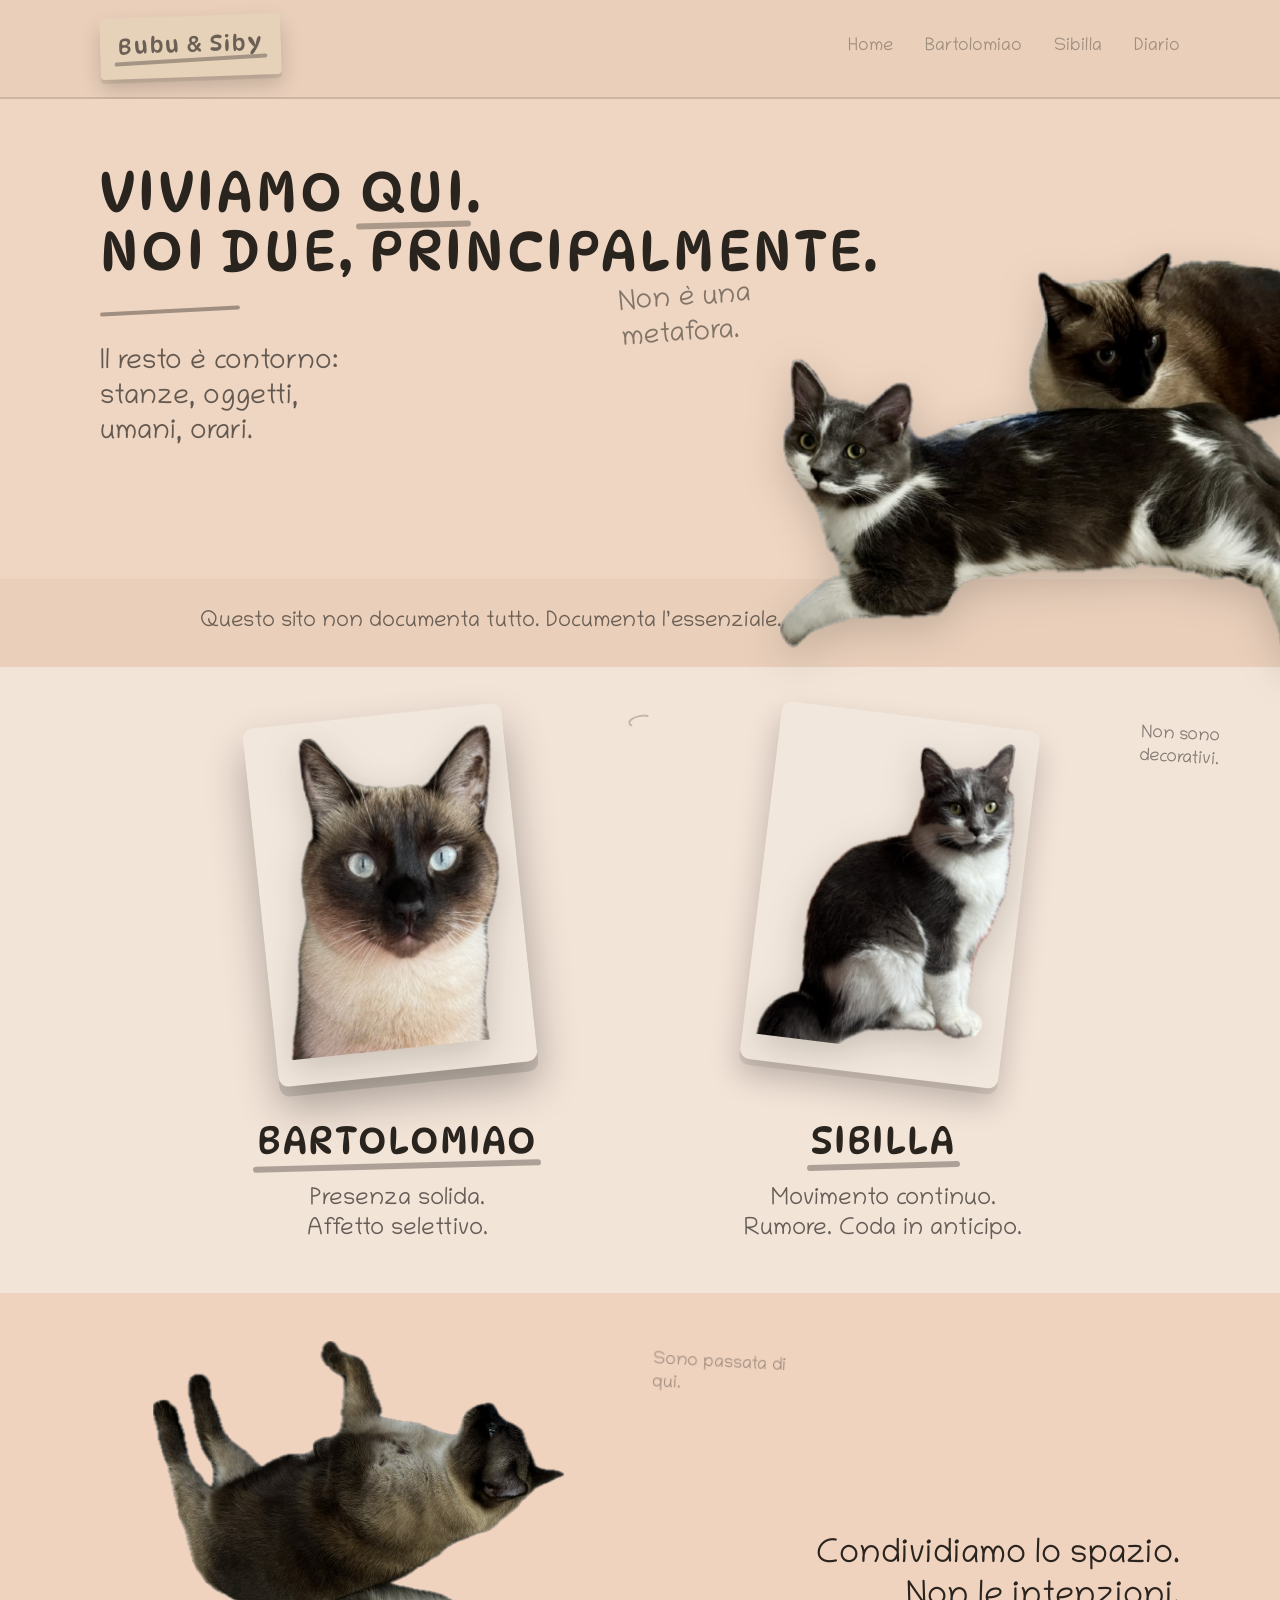
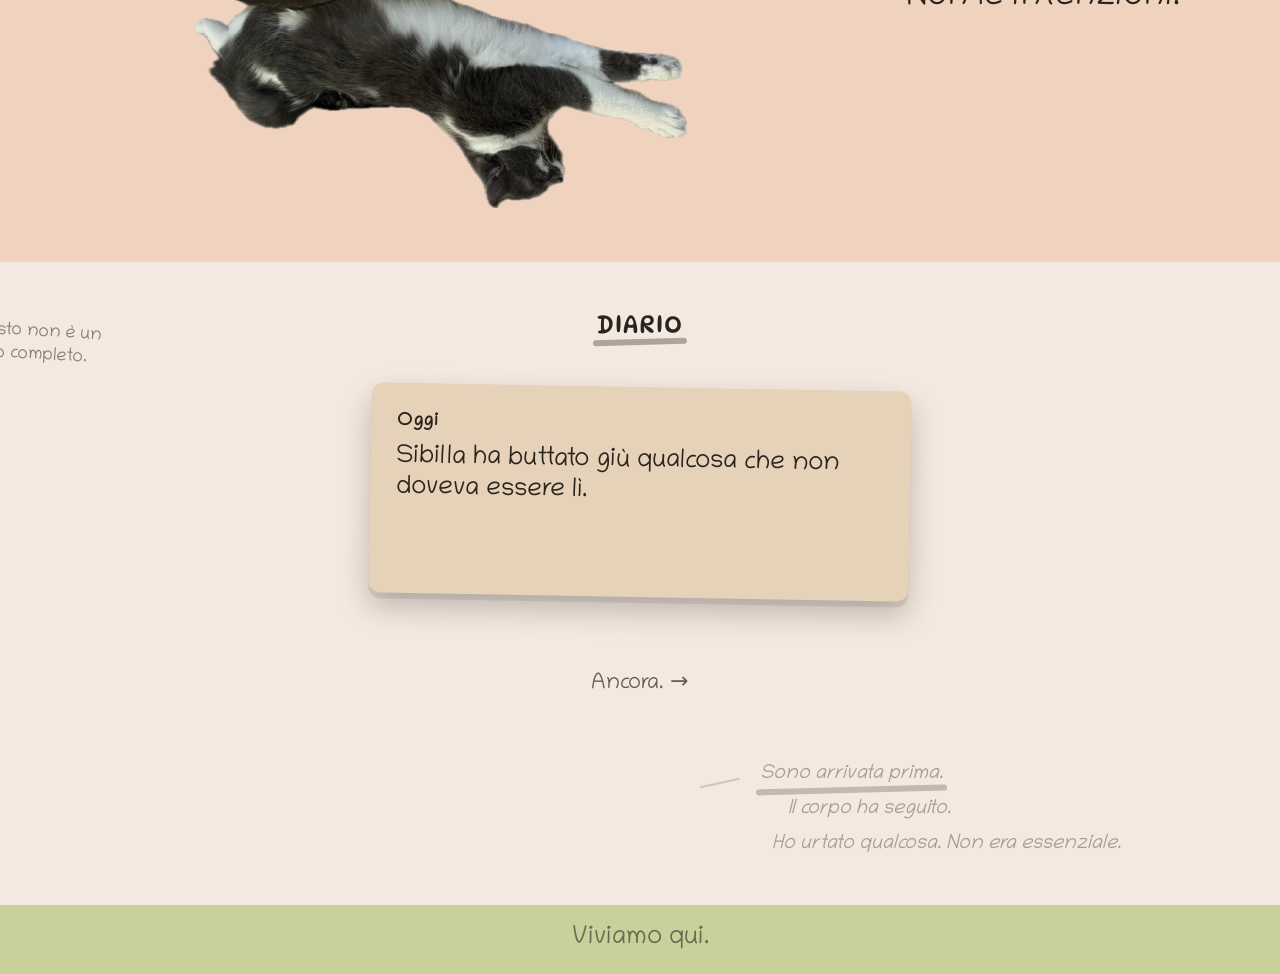
<file: index.html>
<!doctype html>
<html lang="it">
  <head>
    <meta charset="utf-8" />
    <meta name="viewport" content="width=device-width, initial-scale=1" />
    <title>Viviamo qui</title>

    <link rel="preconnect" href="https://fonts.googleapis.com" />
    <link rel="preconnect" href="https://fonts.gstatic.com" crossorigin />
    <link
      href="https://fonts.googleapis.com/css2?family=Chilanka&family=Dynapuff:opsz,wght@8..144,400;8..144,600;8..144,700&display=swap"
      rel="stylesheet"
    />
    <link rel="preconnect" href="https://fonts.googleapis.com" />
    <link rel="preconnect" href="https://fonts.gstatic.com" crossorigin />
    <link
      href="https://fonts.googleapis.com/css2?family=Archivo:ital,wght@0,100..900;1,100..900&family=DynaPuff:wght@400..700&display=swap"
      rel="stylesheet"
    />
    <link rel="stylesheet" href="styles.css" />
  </head>

  <body>
    <header class="site-header">
      <div class="wrap header-inner">
        <div class="site-title tag" id="menuToggle">
          <span class="underline">Bubu & Siby</span>
        </div>

        <nav class="site-nav">
          <a href="index.html">Home</a>
          <a href="bartolomiao.html">Bartolomiao</a>
          <a href="sibilla.html">Sibilla</a>
          <a href="index.html#diario">Diario</a>
        </nav>
      </div>
    </header>

    <main class="page">
      <!-- HERO -->
      <section class="band band-hero">
        <div class="wrap hero-stage">
          <div class="hero-copy">
            <p class="hero-note hand">Non è una metafora.</p>
            <h1 class="title">
              VIVIAMO <span class="underline">QUI</span>.<br />
              NOI DUE, PRINCIPALMENTE.
            </h1>

            <div class="hero-scratch"></div>

            <p class="hand muted">
              Il resto è contorno:<br />
              stanze, oggetti,<br />
              umani, orari.
            </p>
          </div>

          <div class="hero-figure" aria-hidden="true">
            <img class="cutout" src="img/hero-cats.png" alt="" />
          </div>
        </div>

        <div class="hero-strip">
          <p class="hand">
            Questo sito non documenta tutto. Documenta l’essenziale.
          </p>
        </div>
      </section>

      <section class="band band-cards">
        <div class="wrap cats-stage">
          <p class="side-note hand cats-note">Non sono decorativi.</p>
          <div class="scribble"></div>

          <div class="polaroids-row">
            <a class="polaroid tilt-left bubu-frame" href="bartolomiao.html">
              <img src="img/bubu-polaroid.png" alt="Bartolomiao (Bubu)" />
            </a>

            <a class="polaroid tilt-right siby-frame" href="sibilla.html">
              <img src="img/siby-polaroid.png" alt="Sibilla (Siby)" />
            </a>
          </div>

          <div class="cats-text">
            <div class="cat-block">
              <h2 class="title"><span class="underline">BARTOLOMIAO</span></h2>
              <p class="hand">Presenza solida.<br />Affetto selettivo.</p>
            </div>

            <div class="cat-block">
              <h2 class="title"><span class="underline">SIBILLA</span></h2>
              <p class="hand">
                Movimento continuo.<br />Rumore. Coda in anticipo.
              </p>
            </div>
          </div>
        </div>
      </section>

      <!-- MIDDLE STATEMENT -->
      <section class="band band-mid spin-zone">
        <div class="wrap mid-grid">
          <div class="mid-figure" aria-hidden="true">
            <img class="cutout" src="img/mid-cats.png" alt="" />
          </div>

          <p class="hand big">
            Condividiamo lo spazio.<br />
            Non le intenzioni.
          </p>
        </div>
        <p class="side-note hand coda-ghost">Sono passata di qui.</p>
      </section>

      <!-- DIARY -->
      <section class="band band-diary" id="diario">
        <div class="wrap">
          <p class="side-note hand diary-note">
            Questo non è un diario completo.
          </p>
          <h2 class="title center"><span class="underline">DIARIO</span></h2>

          <div class="sticky-row diary-carousel" role="list">
            <article class="sticky tilt-left active" role="listitem">
              <h3 class="hand sticky-day">Oggi</h3>
              <p class="hand sticky-text">
                Sibilla ha buttato giù qualcosa che non doveva essere lì.
              </p>
            </article>

            <article class="sticky" role="listitem">
              <h3 class="hand sticky-day">Ieri</h3>
              <p class="hand sticky-text">
                Bartolomiao ha fatto le fusa. Poi ha smesso.
              </p>
            </article>

            <article class="sticky tilt-right" role="listitem">
              <h3 class="hand sticky-day">Due giorni fa</h3>
              <p class="hand sticky-text">
                Sibilla ha miagolato a lungo. Nessuna richiesta specifica.
              </p>
            </article>

            <article class="sticky" role="listitem">
              <h3 class="hand sticky-day">Tre giorni fa</h3>
              <p class="hand sticky-text">
                Bubu ha cambiato posizione sul divano. Evento significativo.
              </p>
            </article>

            <article class="sticky tilt-left" role="listitem">
              <h3 class="hand sticky-day">Recentemente</h3>
              <p class="hand sticky-text">
                Siby ha corso da una stanza all’altra. Motivo ignoto?
                Probabilmente sì.
              </p>
            </article>

            <article class="sticky" role="listitem">
              <h3 class="hand sticky-day">Un'ora e mezza fa</h3>
              <p class="hand sticky-text">
                Bartolomiao ha chiesto da mangiare. Aveva già mangiato. Aveva
                ragione comunque.
              </p>
            </article>

            <article class="sticky tilt-right" role="listitem">
              <h3 class="hand sticky-day">Sei giorni fa</h3>
              <p class="hand sticky-text">
                Sibilla ha attaccato una scarpa. La scarpa non aveva fatto
                nulla.
              </p>
            </article>

            <article class="sticky" role="listitem">
              <h3 class="hand sticky-day">Un giorno imprecisato</h3>
              <p class="hand sticky-text">
                Bubu si è seduto sopra un oggetto. L’oggetto ora è suo.
              </p>
            </article>

            <article class="sticky tilt-left" role="listitem">
              <h3 class="hand sticky-day">Otto giorni fa</h3>
              <p class="hand sticky-text">
                Siby si è arrampicata dove non può arrivare. Ora può arrivarci.
              </p>
            </article>
          </div>

          <p class="hand diary-next">Ancora. →</p>

          <!-- Diario della coda (sottile, senza titolo) -->
          <div class="coda-strip">
            <p class="hand coda-line">
              <span class="underline">Sono arrivata prima.</span>
            </p>
            <p class="hand coda-line">Il corpo ha seguito.</p>
            <p class="hand coda-line">
              Ho urtato qualcosa. Non era essenziale.
            </p>
          </div>
          <div class="arc-mark diary-arc"></div>
        </div>
      </section>

      <!-- FOOTER -->
      <footer class="band band-footer">
        <p class="hand footer-text">Viviamo qui.</p>
      </footer>
    </main>

    <audio id="paperSound" src="audio/paper-soft.mp3" preload="auto"></audio>

    <audio id="meowSoft" preload="auto">
      <source src="audio/meow-soft.mp3" type="audio/mpeg" />
    </audio>

    <script>
      (function () {
        const carousel = document.querySelector(".diary-carousel");
        const notes = document.querySelectorAll(".diary-carousel .sticky");
        const nextBtn = document.querySelector(".diary-next");

        if (!carousel || !notes.length) return;

        let index = 0;
        let startX = 0;
        let deltaX = 0;
        let isSwiping = false;

        // pool audio carta (2 istanze per overlap)
        const paperPool = [
          new Audio("audio/paper-soft.mp3"),
          new Audio("audio/paper-soft.mp3"),
        ];

        paperPool.forEach((a) => {
          a.volume = 0.18;
          a.preload = "auto";
        });

        let paperIndex = 0;

        function playPaper() {
          const s = paperPool[paperIndex];
          s.currentTime = 0;
          s.play().catch(() => {});
          paperIndex = (paperIndex + 1) % paperPool.length;
        }

        function show(i) {
          notes.forEach((el, idx) => {
            el.classList.toggle("active", idx === i);
          });
        }

        function goNext() {
          playPaper();
          notes[index].classList.remove("active");
          index = (index + 1) % notes.length;
          notes[index].classList.add("active");
        }

        function goPrev() {
          playPaper();
          notes[index].classList.remove("active");
          index = (index - 1 + notes.length) % notes.length;
          notes[index].classList.add("active");
        }

        // sblocco audio al primo gesto reale
        document.body.addEventListener(
          "touchstart",
          () => {
            paperPool.forEach((a) => {
              a.play().catch(() => {});
              a.pause();
              a.currentTime = 0;
            });
          },
          { once: true },
        );

        // desktop click
        if (nextBtn) {
          nextBtn.addEventListener("click", goNext);
        }

        // click sul post-it = prossimo
        notes.forEach((note) => {
          note.addEventListener("click", goNext);
        });

        // mobile swipe
        carousel.addEventListener("touchstart", (e) => {
          startX = e.touches[0].clientX;
          isSwiping = true;
        });

        carousel.addEventListener("touchmove", (e) => {
          if (!isSwiping) return;
          deltaX = e.touches[0].clientX - startX;
        });

        carousel.addEventListener("touchend", () => {
          if (!isSwiping) return;
          isSwiping = false;

          if (Math.abs(deltaX) > 60) {
            if (deltaX < 0) goNext();
            else goPrev();
          }

          deltaX = 0;
        });

        show(index);
      })();
    </script>

    <script>
      const meowSoft = document.getElementById("meowSoft");
      const hero = document.querySelector(".band-hero");

      let lastMeowTime = 0;

      function playSoftMeow() {
        const now = Date.now();

        // cooldown: 30 secondi
        if (now - lastMeowTime < 30000) return;

        // non su mobile
        if (window.matchMedia("(max-width: 768px)").matches) return;

        // random: solo ~45% delle volte
        if (Math.random() > 0.45) return;

        lastMeowTime = now;

        meowSoft.currentTime = 0;
        meowSoft.volume = 0.12; // BASSISSIMO
        meowSoft.play().catch(() => {});
      }

      hero.addEventListener("mouseenter", playSoftMeow);
    </script>
    <script>
      (function () {
        const figure = document.querySelector(".mid-figure");
        if (!figure) return;

        let startX = 0;
        let startY = 0;
        let currentRotation = 0;
        let isDragging = false;
        let canMeow = true;
        let hasExceededThreshold = false;

        const meows = [
          new Audio("audio/meow1.mp3"),
          new Audio("audio/meow2.mp3"),
          new Audio("audio/meow3.mp3"),
        ];

        meows.forEach((m) => (m.volume = 0.35));

        function playRandomMeow() {
          if (!canMeow) return;

          const sound = meows[Math.floor(Math.random() * meows.length)];
          sound.currentTime = 0;
          sound.play().catch(() => {});

          canMeow = false;
          setTimeout(() => (canMeow = true), 1200);
        }

        figure.addEventListener("touchstart", (e) => {
          startX = e.touches[0].clientX;
          startY = e.touches[0].clientY;
          isDragging = false;
          hasExceededThreshold = false;
        });

        figure.addEventListener("touchmove", (e) => {
          const currentX = e.touches[0].clientX;
          const currentY = e.touches[0].clientY;

          const deltaX = currentX - startX;
          const deltaY = currentY - startY;

          // se movimento verticale > orizzontale → scroll normale
          if (Math.abs(deltaY) > Math.abs(deltaX)) {
            return;
          }

          // soglia minima prima di "agganciare" la rotazione
          if (!hasExceededThreshold && Math.abs(deltaX) < 18) return;

          hasExceededThreshold = true;
          isDragging = true;

          // più pesante e più lenta
          const rotation = currentRotation + deltaX * 0.18;
          figure.style.transform = `rotate(${rotation}deg)`;

          // miagolio solo se giri davvero tanto
          if (Math.abs(deltaX) > 80) {
            playRandomMeow();
          }

          // blocca scroll SOLO quando stai ruotando
          e.preventDefault();
        });

        figure.addEventListener("touchend", () => {
          if (!isDragging) return;

          const transform = figure.style.transform;
          const match = transform.match(/rotate\(([-\d.]+)deg\)/);
          if (match) currentRotation = parseFloat(match[1]);

          // ritorno morbido
          figure.style.transition = "transform 0.35s ease";
          figure.style.transform = "";

          setTimeout(() => {
            figure.style.transition = "";
          }, 350);
        });
      })();
    </script>

    <script>
      (function () {
        const heroFigure = document.querySelector(".hero-figure");
        if (!heroFigure) return;

        const meow = new Audio("audio/meow-soft.mp3");
        meow.volume = 0.18;

        let lastTime = 0;

        function triggerHeroFun() {
          const now = Date.now();

          // cooldown 12s
          if (now - lastTime < 12000) return;
          lastTime = now;

          // micro scossa
          heroFigure.classList.add("jitter");
          setTimeout(() => heroFigure.classList.remove("jitter"), 400);

          // micro miagolio
          meow.currentTime = 0;
          meow.play().catch(() => {});
        }

        // desktop
        heroFigure.addEventListener("mouseenter", triggerHeroFun);

        // mobile
        heroFigure.addEventListener("touchstart", triggerHeroFun);
      })();
    </script>

    <script>
      (function () {
        const zone = document.querySelector(".band-mid.spin-zone");
        const figure = document.querySelector(".mid-figure");
        if (!zone || !figure) return;

        let angle = 0;
        let speed = 0;
        let targetSpeed = 0;
        let rafId = null;

        function tick() {
          // easing verso la velocità target
          speed += (targetSpeed - speed) * 0.08;
          angle += speed;
          figure.style.transform = `rotate(${angle}deg)`;

          rafId = requestAnimationFrame(tick);
        }

        function startSpin() {
          targetSpeed = 3.2; // velocità hover
          if (!rafId) tick();
        }

        function stopSpin() {
          targetSpeed = 0; // rallenta fino a fermarsi
        }

        zone.addEventListener("mouseenter", startSpin);
        zone.addEventListener("mouseleave", stopSpin);

        // sicurezza: ferma tutto se tab perde focus
        window.addEventListener("blur", () => {
          targetSpeed = 0;
        });
      })();
    </script>
  </body>
</html>
</file>
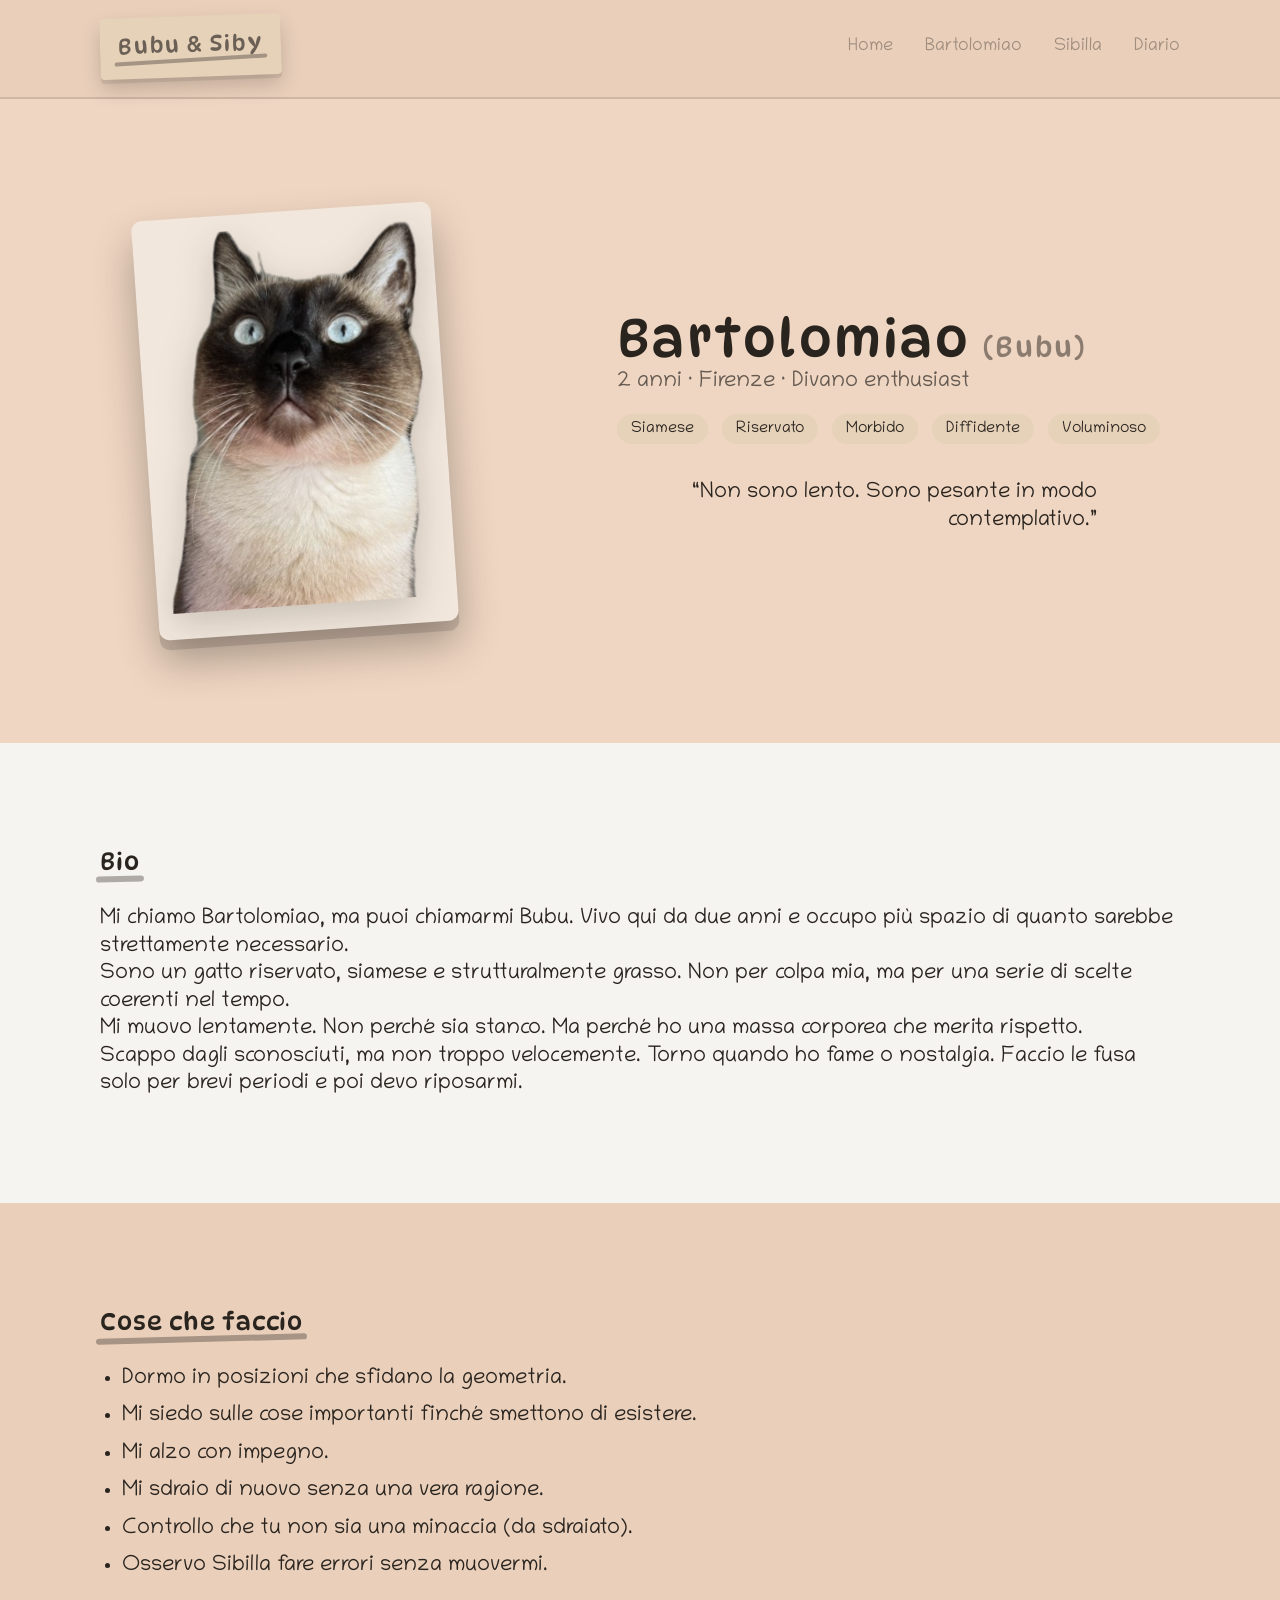
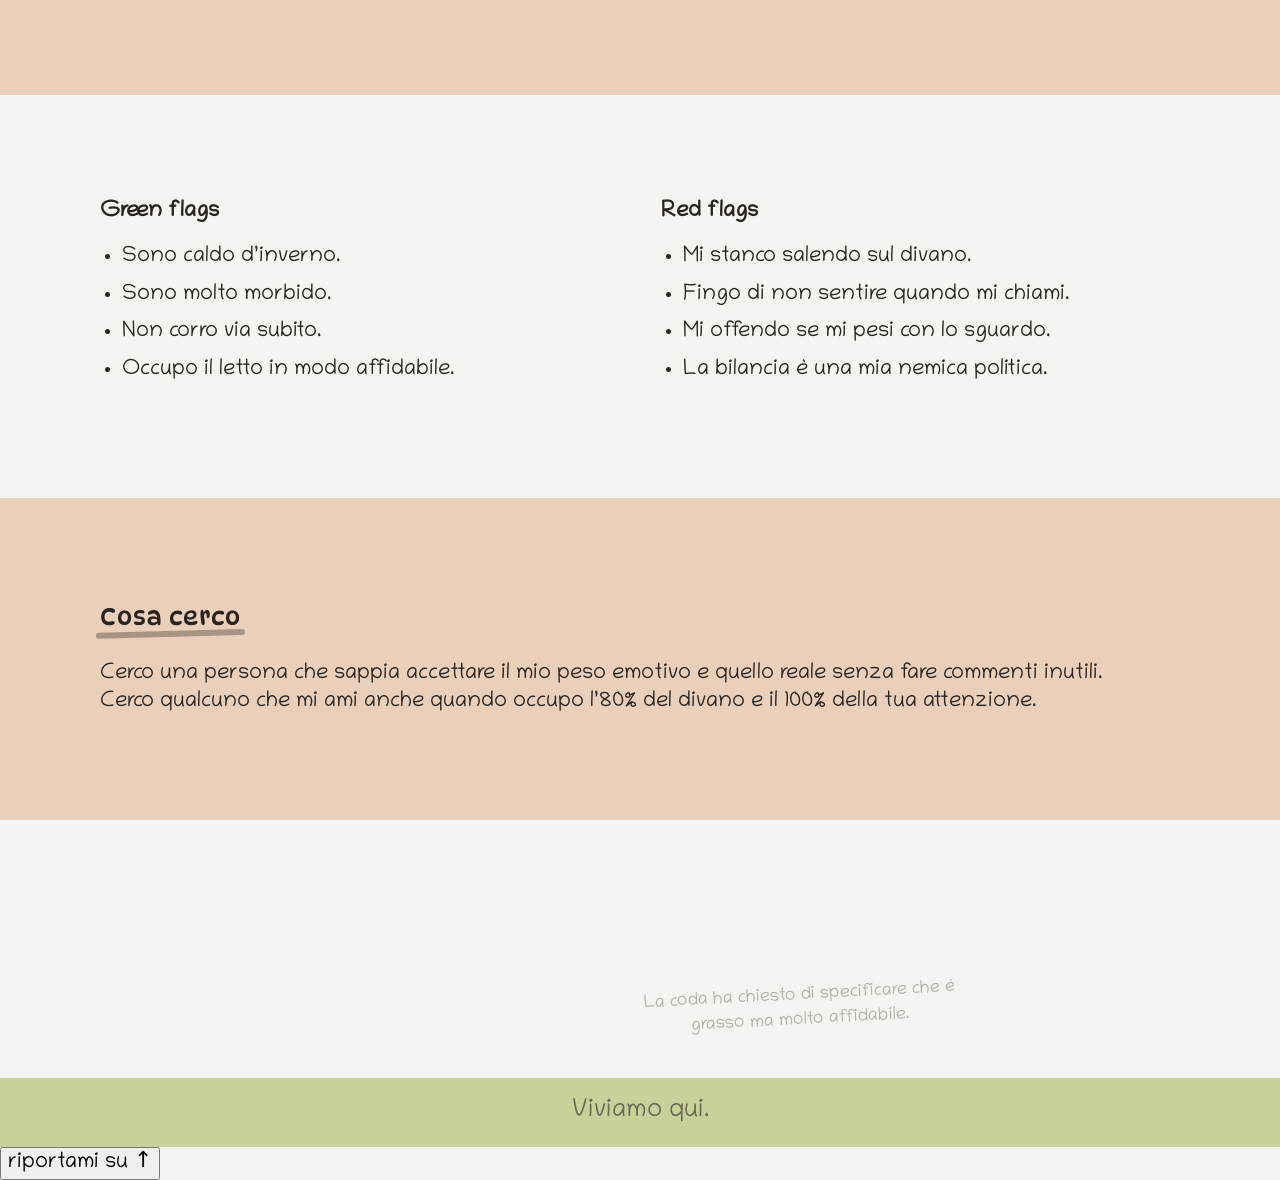
<file: bartolomiao.html>
<!doctype html>
<html lang="it">
  <head>
    <meta charset="utf-8" />
    <meta name="viewport" content="width=device-width, initial-scale=1" />
    <title>Bartolomiao — Profilo</title>

    <link rel="preconnect" href="https://fonts.googleapis.com" />
    <link rel="preconnect" href="https://fonts.gstatic.com" crossorigin />
    <link
      href="https://fonts.googleapis.com/css2?family=Chilanka&family=Dynapuff:opsz,wght@8..144,400;8..144,600;8..144,700&display=swap"
      rel="stylesheet"
    />
    <link rel="preconnect" href="https://fonts.googleapis.com" />
    <link rel="preconnect" href="https://fonts.gstatic.com" crossorigin />
    <link
      href="https://fonts.googleapis.com/css2?family=Archivo:ital,wght@0,100..900;1,100..900&family=DynaPuff:wght@400..700&display=swap"
      rel="stylesheet"
    />

    <link rel="stylesheet" href="styles.css" />
  </head>

  <body>
    <header class="site-header">
      <div class="wrap header-inner">
        <div class="site-title tag" id="menuToggle">
          <span class="underline">Bubu & Siby</span>
        </div>

        <nav class="site-nav">
          <a href="index.html">Home</a>
          <a href="bartolomiao.html">Bartolomiao</a>
          <a href="sibilla.html">Sibilla</a>
          <a href="index.html#diario">Diario</a>
        </nav>
      </div>
    </header>

    <main>
      <!-- HERO PROFILO -->
      <section class="band band-profile-hero">
        <div class="wrap profile-hero-grid">
          <div class="profile-figure">
            <div class="polaroid bubu-frame">
              <img src="img/bubu-profile.png" alt="Bartolomiao" />
            </div>
          </div>

          <div class="profile-meta">
            <h1 class="title">
              Bartolomiao
              <span class="nickname">(Bubu)</span>
            </h1>

            <p class="hand muted location">
              2 anni · Firenze · Divano enthusiast
            </p>

            <div class="profile-tags">
              <span class="tag-pill">Siamese</span>
              <span class="tag-pill">Riservato</span>
              <span class="tag-pill">Morbido</span>
              <span class="tag-pill">Diffidente</span>
              <span class="tag-pill">Voluminoso</span>
            </div>

            <p class="hand big profile-quote">
              “Non sono lento. Sono pesante in modo contemplativo.”
            </p>
          </div>
        </div>
      </section>

      <!-- BIO -->
      <section class="band band-profile">
        <div class="wrap">
          <h2 class="title">
            <span class="underline">Bio</span>
          </h2>

          <p class="hand">
            Mi chiamo Bartolomiao, ma puoi chiamarmi Bubu. Vivo qui da due anni
            e occupo più spazio di quanto sarebbe strettamente necessario.
          </p>

          <p class="hand">
            Sono un gatto riservato, siamese e strutturalmente grasso. Non per
            colpa mia, ma per una serie di scelte coerenti nel tempo.
          </p>

          <p class="hand">
            Mi muovo lentamente. Non perché sia stanco. Ma perché ho una massa
            corporea che merita rispetto.
          </p>

          <p class="hand">
            Scappo dagli sconosciuti, ma non troppo velocemente. Torno quando ho
            fame o nostalgia. Faccio le fusa solo per brevi periodi e poi devo
            riposarmi.
          </p>
        </div>
      </section>

      <!-- COSE CHE FACCIO -->
      <section class="band band-profile alt">
        <div class="wrap">
          <h2 class="title">
            <span class="underline">Cose che faccio</span>
          </h2>

          <ul class="profile-list hand">
            <li>Dormo in posizioni che sfidano la geometria.</li>
            <li>Mi siedo sulle cose importanti finché smettono di esistere.</li>
            <li>Mi alzo con impegno.</li>
            <li>Mi sdraio di nuovo senza una vera ragione.</li>
            <li>Controllo che tu non sia una minaccia (da sdraiato).</li>
            <li>Osservo Sibilla fare errori senza muovermi.</li>
          </ul>
        </div>
      </section>

      <!-- RED / GREEN FLAGS -->
      <section class="band band-profile">
        <div class="wrap flags-grid">
          <div class="flags-block">
            <h3 class="hand flags-title">Green flags</h3>
            <ul class="profile-list hand">
              <li>Sono caldo d’inverno.</li>
              <li>Sono molto morbido.</li>
              <li>Non corro via subito.</li>
              <li>Occupo il letto in modo affidabile.</li>
            </ul>
          </div>

          <div class="flags-block">
            <h3 class="hand flags-title">Red flags</h3>
            <ul class="profile-list hand">
              <li>Mi stanco salendo sul divano.</li>
              <li>Fingo di non sentire quando mi chiami.</li>
              <li>Mi offendo se mi pesi con lo sguardo.</li>
              <li>La bilancia è una mia nemica politica.</li>
            </ul>
          </div>
        </div>
      </section>

      <!-- COSA CERCO -->
      <section class="band band-profile alt">
        <div class="wrap">
          <h2 class="title">
            <span class="underline">Cosa cerco</span>
          </h2>

          <p class="hand">
            Cerco una persona che sappia accettare il mio peso emotivo e quello
            reale senza fare commenti inutili.
          </p>

          <p class="hand">
            Cerco qualcuno che mi ami anche quando occupo l’80% del divano e il
            100% della tua attenzione.
          </p>
        </div>
      </section>

      <!-- DISCLAIMER CODA -->
      <section class="band band-profile band-coda">
        <div class="wrap">
          <p class="side-note hand coda-note">
            La coda ha chiesto di specificare che è grasso ma molto affidabile.
          </p>
        </div>
      </section>

      <footer class="band band-footer">
        <p class="hand footer-text">Viviamo qui.</p>
      </footer>
    </main>

    <button class="back-to-top hand" aria-label="Torna su">
      riportami su ↑
    </button>

    <script>
      (function () {
        const btn = document.querySelector(".back-to-top");
        if (!btn) return;

        function toggleButton() {
          if (window.scrollY > 600) {
            btn.classList.add("visible");
          } else {
            btn.classList.remove("visible");
          }
        }

        btn.addEventListener("click", () => {
          window.scrollTo({
            top: 0,
            behavior: "smooth",
          });
        });

        window.addEventListener("scroll", toggleButton);
      })();
    </script>
    <script>
      (function () {
        const toggle = document.getElementById("menuToggle");
        if (!toggle) return;

        let overlay = document.querySelector(".menu-overlay");
        if (!overlay) {
          overlay = document.createElement("div");
          overlay.className = "menu-overlay";
          document.body.appendChild(overlay);
        }

        function openMenu() {
          document.body.classList.add("menu-open");
        }

        function closeMenu() {
          document.body.classList.remove("menu-open");
        }

        toggle.addEventListener("click", (e) => {
          e.stopPropagation();
          document.body.classList.toggle("menu-open");
        });

        overlay.addEventListener("click", closeMenu);

        // chiudi se tocchi un link
        document.querySelectorAll(".site-nav a").forEach((link) => {
          link.addEventListener("click", closeMenu);
        });
      })();
    </script>
  </body>
</html>
</file>
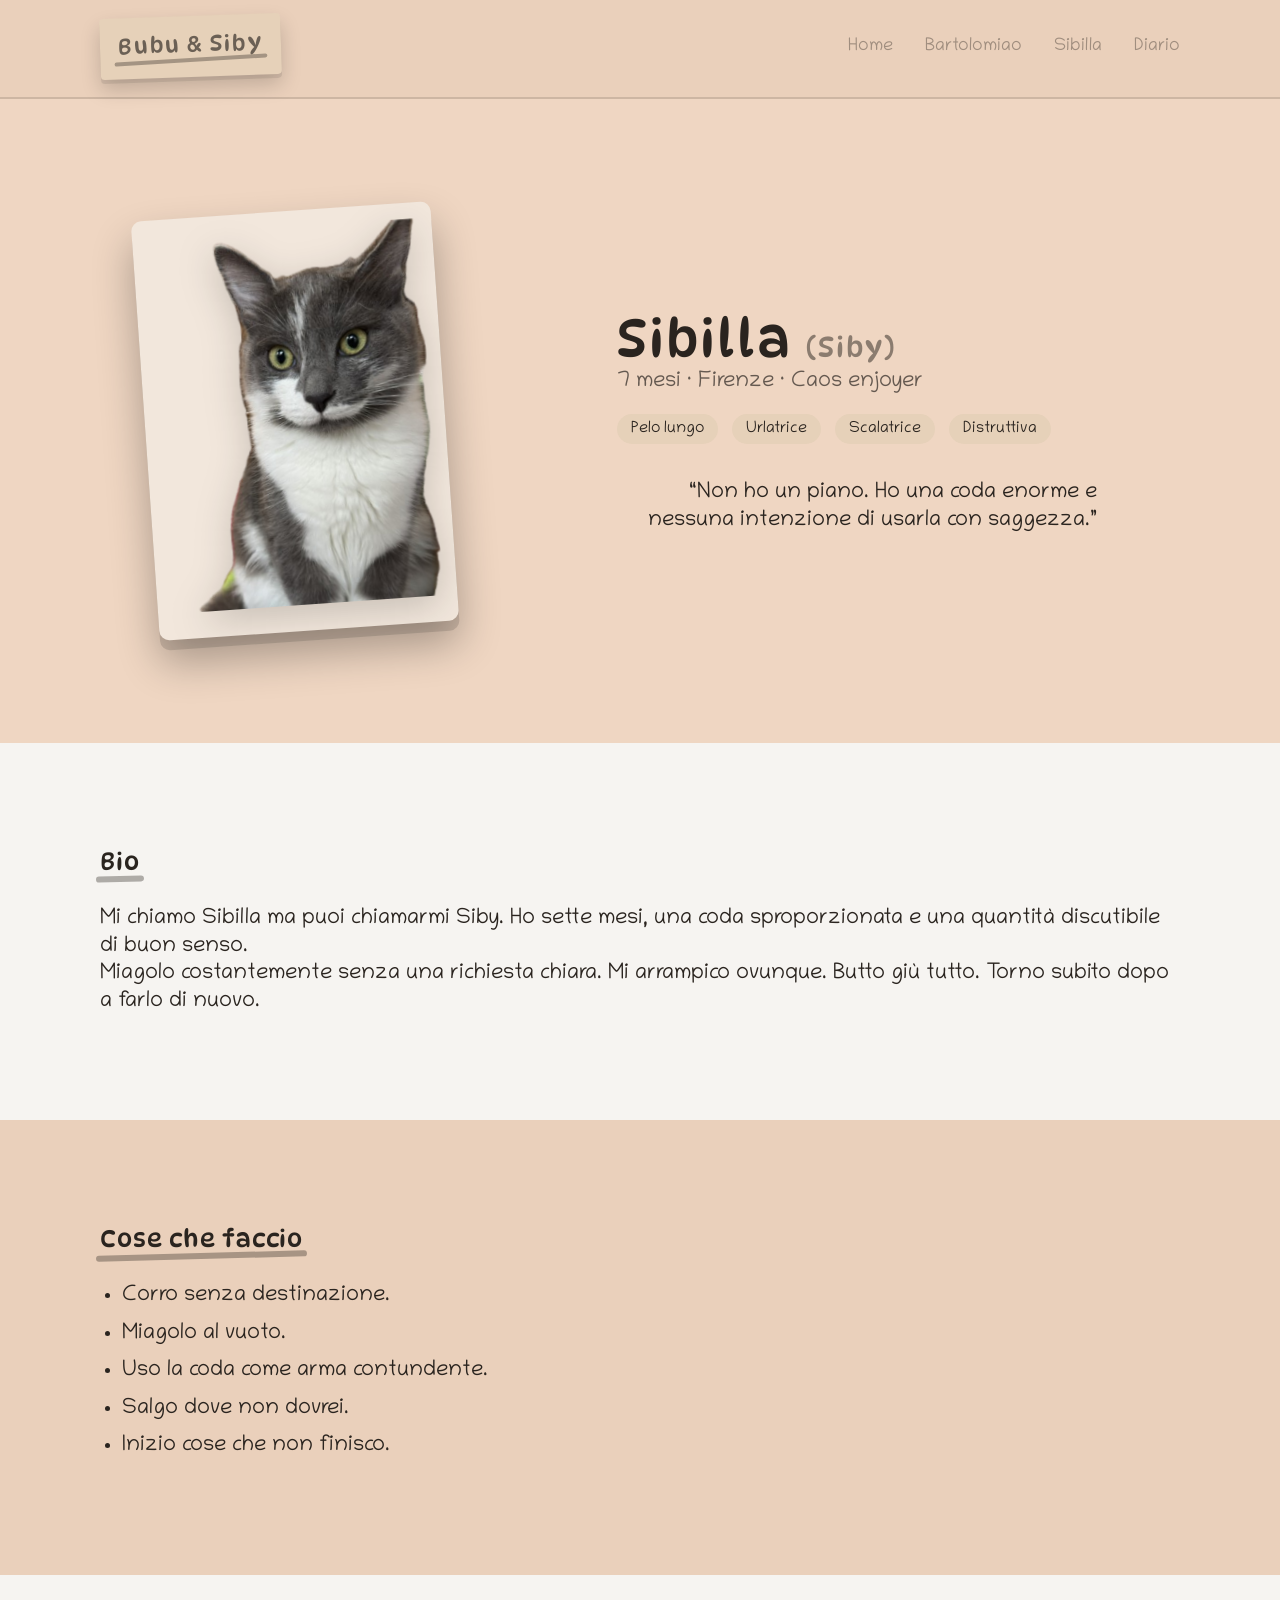
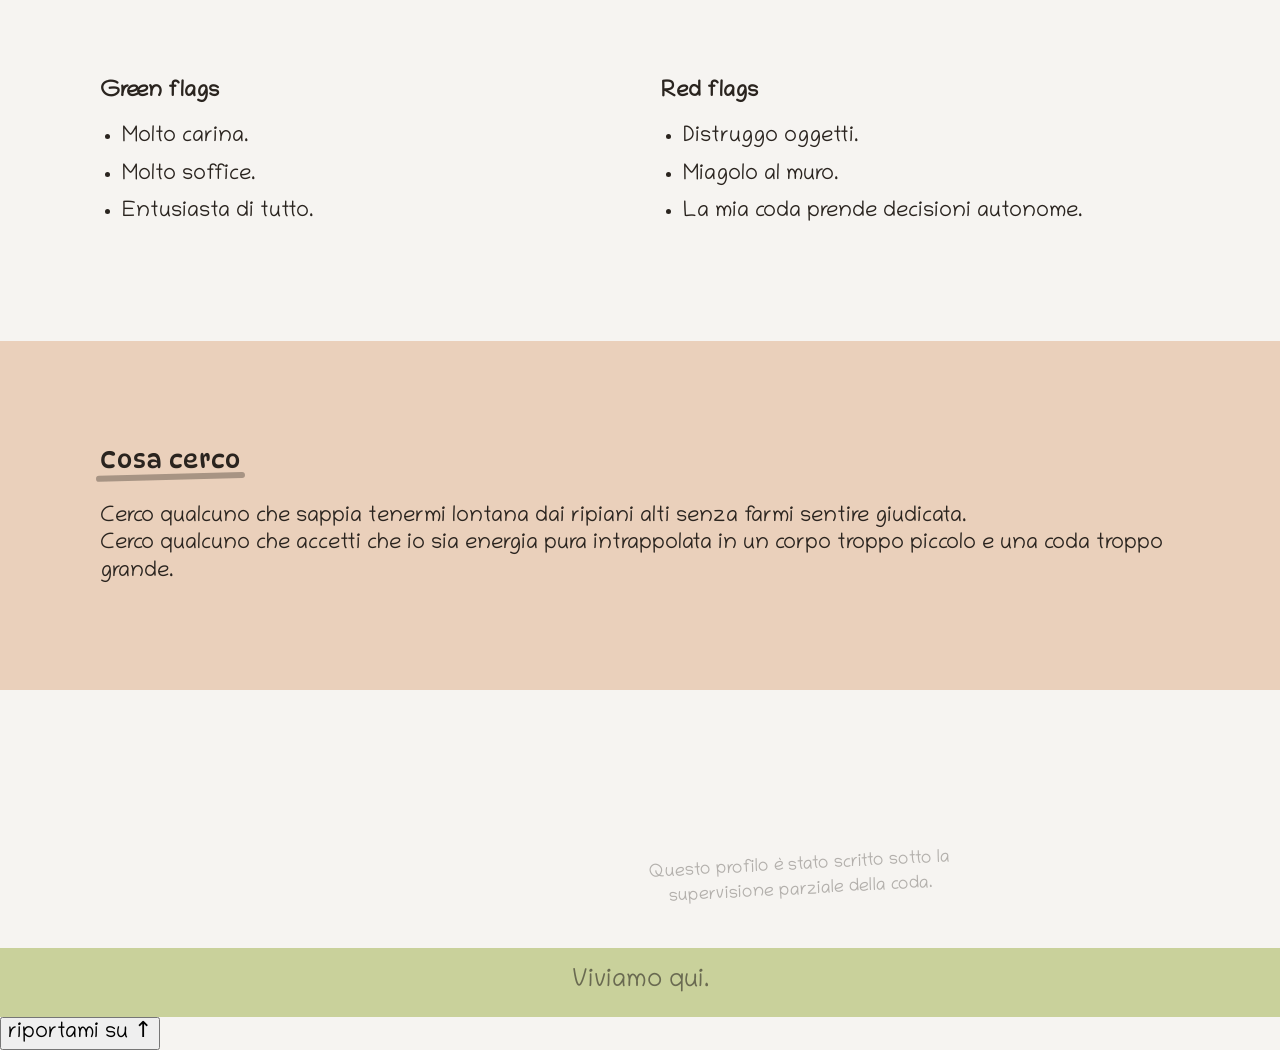
<file: sibilla.html>
<!doctype html>
<html lang="it">
  <head>
    <meta charset="utf-8" />
    <meta name="viewport" content="width=device-width, initial-scale=1" />
    <title>Sibilla — Profilo</title>

    <link rel="preconnect" href="https://fonts.googleapis.com" />
    <link rel="preconnect" href="https://fonts.gstatic.com" crossorigin />
    <link
      href="https://fonts.googleapis.com/css2?family=Chilanka&family=Dynapuff:opsz,wght@8..144,400;8..144,600;8..144,700&display=swap"
      rel="stylesheet"
    />
    <link rel="preconnect" href="https://fonts.googleapis.com" />
    <link rel="preconnect" href="https://fonts.gstatic.com" crossorigin />
    <link
      href="https://fonts.googleapis.com/css2?family=Archivo:ital,wght@0,100..900;1,100..900&family=DynaPuff:wght@400..700&display=swap"
      rel="stylesheet"
    />

    <link rel="stylesheet" href="styles.css" />
  </head>

  <body>
    <header class="site-header">
      <div class="wrap header-inner">
        <div class="site-title tag" id="menuToggle">
          <span class="underline">Bubu & Siby</span>
        </div>

        <nav class="site-nav">
          <a href="index.html">Home</a>
          <a href="bartolomiao.html">Bartolomiao</a>
          <a href="sibilla.html">Sibilla</a>
          <a href="index.html#diario">Diario</a>
        </nav>
      </div>
    </header>

    <main>
      <!-- HERO PROFILO -->
      <section class="band band-profile-hero">
        <div class="wrap profile-hero-grid">
          <div class="profile-figure">
            <div class="polaroid bubu-frame">
              <img src="img/siby-profile.png" alt="Bartolomiao" />
            </div>
          </div>

          <div class="profile-meta">
            <h1 class="title">
              Sibilla
              <span class="nickname">(Siby)</span>
            </h1>
            <p class="hand muted location">7 mesi · Firenze · Caos enjoyer</p>

            <div class="profile-tags">
              <span class="tag-pill">Pelo lungo</span>
              <span class="tag-pill">Urlatrice</span>
              <span class="tag-pill">Scalatrice</span>
              <span class="tag-pill">Distruttiva</span>
            </div>

            <p class="hand big profile-quote">
              “Non ho un piano. Ho una coda enorme e nessuna intenzione di
              usarla con saggezza.”
            </p>
          </div>
        </div>
      </section>

      <!-- BIO -->
      <section class="band band-profile">
        <div class="wrap">
          <h2 class="title">
            <span class="underline">Bio</span>
          </h2>

          <p class="hand">
            Mi chiamo Sibilla ma puoi chiamarmi Siby. Ho sette mesi, una coda
            sproporzionata e una quantità discutibile di buon senso.
          </p>

          <p class="hand">
            Miagolo costantemente senza una richiesta chiara. Mi arrampico
            ovunque. Butto giù tutto. Torno subito dopo a farlo di nuovo.
          </p>
        </div>
      </section>

      <!-- COSE CHE FACCIO -->
      <section class="band band-profile alt">
        <div class="wrap">
          <h2 class="title">
            <span class="underline">Cose che faccio</span>
          </h2>

          <ul class="profile-list hand">
            <li>Corro senza destinazione.</li>
            <li>Miagolo al vuoto.</li>
            <li>Uso la coda come arma contundente.</li>
            <li>Salgo dove non dovrei.</li>
            <li>Inizio cose che non finisco.</li>
          </ul>
        </div>
      </section>

      <!-- RED / GREEN FLAGS -->
      <section class="band band-profile">
        <div class="wrap flags-grid">
          <div class="flags-block">
            <h3 class="hand flags-title">Green flags</h3>
            <ul class="profile-list hand">
              <li>Molto carina.</li>
              <li>Molto soffice.</li>
              <li>Entusiasta di tutto.</li>
            </ul>
          </div>

          <div class="flags-block">
            <h3 class="hand flags-title">Red flags</h3>
            <ul class="profile-list hand">
              <li>Distruggo oggetti.</li>
              <li>Miagolo al muro.</li>
              <li>La mia coda prende decisioni autonome.</li>
            </ul>
          </div>
        </div>
      </section>

      <!-- COSA CERCO -->
      <section class="band band-profile alt">
        <div class="wrap">
          <h2 class="title">
            <span class="underline">Cosa cerco</span>
          </h2>

          <p class="hand">
            Cerco qualcuno che sappia tenermi lontana dai ripiani alti senza
            farmi sentire giudicata.
          </p>

          <p class="hand">
            Cerco qualcuno che accetti che io sia energia pura intrappolata in
            un corpo troppo piccolo e una coda troppo grande.
          </p>
        </div>
      </section>

      <!-- DISCLAIMER CODA -->
      <section class="band band-profile band-coda">
        <div class="wrap">
          <p class="side-note hand coda-note">
            Questo profilo è stato scritto sotto la supervisione parziale della
            coda.
          </p>
        </div>
      </section>

      <footer class="band band-footer">
        <p class="hand footer-text">Viviamo qui.</p>
      </footer>
    </main>
    <button class="back-to-top hand" aria-label="Torna su">
      riportami su ↑
    </button>

    <script>
      (function () {
        const btn = document.querySelector(".back-to-top");
        if (!btn) return;

        function toggleButton() {
          if (window.scrollY > 600) {
            btn.classList.add("visible");
          } else {
            btn.classList.remove("visible");
          }
        }

        btn.addEventListener("click", () => {
          window.scrollTo({
            top: 0,
            behavior: "smooth",
          });
        });

        window.addEventListener("scroll", toggleButton);
      })();
    </script>
    <script>
      (function () {
        const toggle = document.getElementById("menuToggle");
        if (!toggle) return;

        let overlay = document.querySelector(".menu-overlay");
        if (!overlay) {
          overlay = document.createElement("div");
          overlay.className = "menu-overlay";
          document.body.appendChild(overlay);
        }

        function openMenu() {
          document.body.classList.add("menu-open");
        }

        function closeMenu() {
          document.body.classList.remove("menu-open");
        }

        toggle.addEventListener("click", (e) => {
          e.stopPropagation();
          document.body.classList.toggle("menu-open");
        });

        overlay.addEventListener("click", closeMenu);

        // chiudi se tocchi un link
        document.querySelectorAll(".site-nav a").forEach((link) => {
          link.addEventListener("click", closeMenu);
        });
      })();
    </script>
  </body>
</html>
</file>
<file: styles.css>
:root {
  /* palette “crema/pesca” come nel PDF */
  --bg-1: #efd6c2; /* hero top */
  --bg-2: #ead0bb; /* linea testo sottile */
  --bg-3: #f3e4d8; /* area cards */
  --bg-4: #f0d3bf; /* banda centrale */
  --bg-5: #f4e9e0; /* diario */
  --bg-6: #c9d19b; /* footer verde salvia */

  --ink: #2a241f;
  --muted: rgba(42, 36, 31, 0.7);
  --shadow: 0 14px 30px rgba(0, 0, 0, 0.18);
  --shadow-soft: 0 10px 24px rgba(0, 0, 0, 0.14);
}

* {
  box-sizing: border-box;
}
html,
body {
  height: 100%;
}
body {
  margin: 0;
  color: var(--ink);
  background: #f6f4f1;
  font-family:
    "Chilanka",
    system-ui,
    -apple-system,
    Segoe UI,
    Roboto,
    sans-serif;
  overflow-x: hidden;
}

.page {
  width: 100%;
}

.wrap {
  width: min(1080px, calc(100% - 72px));
  margin: 0 auto;
  padding: 48px 0;
}

/* type */
.title {
  font-family:
    "Dynapuff",
    system-ui,
    -apple-system,
    Segoe UI,
    Roboto,
    sans-serif;
  font-weight: 400;
  letter-spacing: 0.04em;
  margin: 0;
}

.hand {
  font-family:
    "Chilanka",
    system-ui,
    -apple-system,
    Segoe UI,
    Roboto,
    sans-serif;
  font-size: 22px;
  line-height: 1.25;
  margin: 0;
}

.muted {
  color: var(--muted);
}
.center {
  text-align: center;
}

/* HEADER */

.site-header {
  background: var(--bg-2);
  padding: 16px 0 20px; /* ↓ più compatto */
  border-bottom: 2px solid rgba(42, 36, 31, 0.15);
}

.site-header .wrap {
  padding-top: 0;
  padding-bottom: 0;
}

.site-title.tag {
  background: #e6d1b9; /* stessa palette delle polaroid */
  padding: 15px 18px 20px;
  border-radius: 4px;
  box-shadow:
    0 4px 0 rgba(0, 0, 0, 0.08),
    0 10px 20px rgba(0, 0, 0, 0.18);
  transform: rotate(-2deg);
  display: inline-block;
}

.site-title.tag .underline::after {
  height: 4px;
  bottom: -5px;
}

.site-nav a {
  font-family: "Chilanka", system-ui, sans-serif;
  font-size: 18px;
  color: rgba(42, 36, 31, 0.55);
  text-decoration: none;
  margin-left: 28px;
  opacity: 0.6;
}

.site-nav a:hover {
  opacity: 1;
  text-decoration: underline;
}

.header-inner {
  display: flex;
  justify-content: space-between;
  align-items: center;
}

.site-title {
  font-family:
    "Dynapuff",
    system-ui,
    -apple-system,
    Segoe UI,
    Roboto,
    sans-serif;
  font-size: 22px;
  letter-spacing: 0.08em;
  color: rgba(42, 36, 31, 0.65);
}

.site-nav a {
  font-family:
    "Chilanka",
    system-ui,
    -apple-system,
    Segoe UI,
    Roboto,
    sans-serif;
  font-size: 18px;
  color: rgba(42, 36, 31, 0.55);
  text-decoration: none;
  margin-left: 28px;
  opacity: 0.7;
}

.site-nav a:hover {
  text-decoration: underline;
  opacity: 1;
}

.scribble {
  width: 24px;
  height: 12px;
  border: 2px solid rgba(42, 36, 31, 0.35);
  border-color: rgba(42, 36, 31, 0.35) transparent transparent
    rgba(42, 36, 31, 0.35);
  border-radius: 50%;
  position: absolute;
  transform: rotate(-12deg);
  opacity: 0.7;
}

.scribble.alt {
  width: 18px;
  height: 10px;
  transform: rotate(18deg);
  opacity: 0.5;
}

.micro-note {
  position: absolute;
  font-size: 16px;
  color: rgba(42, 36, 31, 0.45);
  transform: rotate(-10deg);
  max-width: 120px;
  opacity: 0.6;
}

.cats-dot {
  position: absolute;
  top: 28px;
  left: 120px;
}

/* bands */
.band {
  width: 100%;
}
.band-hero {
  background: var(--bg-1);
}

.band-cards {
  background: var(--bg-3);
}
.band-mid {
  background: var(--bg-4);
  position: relative;
  overflow: hidden;
}

.band.band-hero {
  position: relative;
}

.hero-figure {
  transform-origin: center center;
  animation: heroFloat 11s ease-in-out infinite;
}

@keyframes heroFloat {
  0% {
    transform: rotate(-1deg) translateY(0);
  }
  50% {
    transform: rotate(1deg) translateY(-5px);
  }
  100% {
    transform: rotate(-1deg) translateY(0);
  }
}

.band.band-hero:hover .hero-figure {
  animation: heroJitter 0.4s ease;
}

@keyframes heroJitter {
  0% {
    transform: rotate(-1deg) scale(1);
  }
  30% {
    transform: rotate(1deg) scale(1.015);
  }
  60% {
    transform: rotate(-0.5deg) scale(0.99);
  }
  100% {
    transform: rotate(-1deg) scale(1);
  }
}

/* ============================
   MID-CATS SPIN ACCELERATO
   ============================ */

.band.band-mid {
  position: relative;
}

/* contenitore immagine */
.mid-figure {
  display: block;
  max-width: 420px;
  margin: 0 auto;
  transform-origin: center center;
  animation: none;
}

/* keyframes base (instabili) */
@keyframes spinWeird {
  0% {
    transform: rotate(-6deg);
  }
  40% {
    transform: rotate(140deg);
  }
  55% {
    transform: rotate(210deg);
  }
  70% {
    transform: rotate(260deg);
  }
  100% {
    transform: rotate(354deg);
  }
}

@keyframes spinSlowStop {
  0% {
    transform: rotate(var(--spin-angle, 0deg));
  }
  40% {
    transform: rotate(calc(var(--spin-angle, 0deg) + 40deg));
  }
  70% {
    transform: rotate(calc(var(--spin-angle, 0deg) + 60deg));
  }
  100% {
    transform: rotate(calc(var(--spin-angle, 0deg) + 70deg));
  }
}

/* ============================
   MID-CATS — ROTAZIONE FISICA
   ============================ */

.mid-figure {
  display: block;
  max-width: 420px;
  margin: 0 auto;
  transform-origin: center center;
  transform: rotate(0deg);
  transition: transform 0.9s ease-out; /* ← decelerazione naturale */
  will-change: transform;
}

/* mobile safety */
@media (max-width: 768px) {
  .band.band-mid.spin-zone:hover .mid-figure {
    animation: none;
  }
}

.coda-ghost {
  position: absolute;
  bottom: -12px; /* entra da sotto */
  left: 50%;
  transform: translateX(-50%) rotate(-7deg);
  font-size: 18px;
  color: rgba(42, 36, 31, 0.45);
  max-width: 200px;
  opacity: 0.7;
  pointer-events: none;
}

.mid-arc {
  position: absolute;
  top: 24px;
  left: 48px;
}

.band-diary {
  background: var(--bg-5);
}

.band-diary .wrap {
  position: relative; /* FONDAMENTALE */
}

.diary-arc {
  position: absolute;
  bottom: 40px;
  right: 60px;
  transform: rotate(-12deg);
}

.diary-note {
  position: absolute;
  left: -140px;
  top: -10px;
  font-size: 18px;
  color: rgba(42, 36, 31, 0.55);
  transform: rotate(-5deg);
  max-width: 180px;
}

.band-footer {
  background: var(--bg-6);
  padding: 18px 0;
}

/* HERO — layout manifesto */

.band-hero {
  background: var(--bg-1);
  position: relative;
  padding-bottom: 0;
}

.hero-stage {
  position: relative;
  min-height: 480px; /* regola verticale come nel mockup */
  padding: 64px 0 0;
}

.hero-copy {
  max-width: 800px;
}

.hero-copy .title {
  font-size: 56px;
  line-height: 1.05;
  letter-spacing: 0.06em;
}

.hero-copy .hand {
  margin-top: 32px;
  font-size: 28px;
}

.hero-figure {
  position: absolute;
  right: -200px;
  bottom: -80px;
  max-width: 600px;
}

.hero-figure .cutout {
  width: 100%;
  height: auto;
  display: block;
  filter: drop-shadow(0 12px 20px rgba(0, 0, 0, 0.18));
}

.underline {
  position: relative;
  display: inline-block;
}

.underline::after {
  content: "";
  position: absolute;
  left: -4px;
  right: -4px;
  bottom: -6px;
  height: 6px;
  background: rgba(42, 36, 31, 0.35);
  border-radius: 3px;
  transform: rotate(-1.5deg);
}

.hero-note {
  position: absolute;
  left: 520px; /* a destra del testo */
  top: 150px;
  font-size: 15px;
  color: rgba(42, 36, 31, 0.55);
  transform: rotate(-4deg);
  max-width: 160px;
}

.hero-scratch {
  width: 140px;
  height: 4px;
  background: rgba(42, 36, 31, 0.4);
  margin-top: 28px;
  border-radius: 3px;
  transform: rotate(-3deg);
}

/* RIGA PIENA SOTTO */

.hero-strip {
  background: var(--bg-2);
  padding: 30px 0 30px 200px;
}

.hero-strip .hand {
  text-align: left;
  font-size: 22px;
  color: rgba(42, 36, 31, 0.65);
}

/* cards */
.cards-grid {
  display: grid;
  grid-template-columns: 1fr;
  gap: 48px;
  padding: 100px 40px;
}

.cat-card {
  display: flex;
  align-items: center;
  gap: 48px;
  padding: 0 32px;
  text-decoration: none;
  color: inherit;
  padding: 0 40px;
}

.cat-card.right {
  justify-content: flex-end;
  padding-right: 64px;
}

.cat-card:first-child .polaroid {
  margin-top: 16px;
}

.cat-card.right .polaroid {
  margin-top: -12px;
}

.cats-stage {
  display: flex;
  flex-direction: column;
  align-items: center;
  gap: 42px;
  position: relative; /* FONDAMENTALE */
}

.cats-note {
  position: absolute;
  right: -120px;
  top: 40px;
  font-size: 18px;
  color: rgba(42, 36, 31, 0.55);
  transform: rotate(3deg);
  max-width: 160px;
}

/* riga polaroid */

.polaroids-row {
  display: flex;
  gap: 240px;
  align-items: flex-end;
}

/* testi sotto */

.cats-text {
  display: grid;
  grid-template-columns: 1fr 1fr;
  gap: 72px;
  width: 100%;
  max-width: 900px;
}

.cat-block {
  text-align: center;
}

.cat-block .title {
  font-size: 38px;
  margin-bottom: 22px;
  display: inline-block;
}

.cat-block .hand {
  font-size: 24px;
  color: var(--muted);
}

.side-note {
  position: absolute;
  right: -120px;
  top: 60px;
  font-size: 18px;
  color: rgba(42, 36, 31, 0.55);
  transform: rotate(3deg);
  max-width: 160px;
}

.polaroid {
  width: 260px;
  height: 360px; /* verticale tipo polaroid */
  background: #f2e7dc;
  border-radius: 10px;
  padding: 16px 14px 26px; /* più bordo sotto */
  box-shadow:
    0 8px 0 rgba(0, 0, 0, 0.1),
    0 18px 36px rgba(0, 0, 0, 0.26);
  display: flex;
  align-items: center;
  justify-content: center;
  overflow: hidden;
}

.polaroid img {
  width: 100%;
  height: 100%;
  object-fit: cover;
  display: block;
  filter: drop-shadow(0 10px 18px rgba(0, 0, 0, 0.18));
}

.bubu-frame {
  box-shadow:
    0 10px 0 rgba(0, 0, 0, 0.12),
    0 22px 42px rgba(0, 0, 0, 0.3);
}

.bubu-frame img {
  object-position: 50% 0%;
}

.siby-frame {
  box-shadow:
    0 6px 0 rgba(0, 0, 0, 0.08),
    0 16px 30px rgba(0, 0, 0, 0.22);
}

.siby-frame img {
  object-position: 50% 0%;
  transition: transform 0.15s linear;
}

.siby-frame:hover img {
  transform: translateX(6px);
}

.tilt-left {
  transform: rotate(-6deg);
}
.tilt-right {
  transform: rotate(7deg);
}

/* mid statement */
.mid-grid {
  display: grid;
  grid-template-columns: 1fr 1fr;
  gap: 28px;
  align-items: center;
}
.big {
  font-size: 34px;
  text-align: right;
}
/* CAROUSEL DIARIO */

.sticky-row.diary-carousel {
  position: relative;
  height: 260px;
  margin-top: 48px;
}

.sticky-row.diary-carousel .sticky {
  position: absolute;
  top: 0;
  left: 50%;
  transform: translateX(-50%) rotate(-2deg);
  opacity: 0;
  pointer-events: none;
  transition:
    transform 0.45s cubic-bezier(0.34, 1.56, 0.64, 1),
    opacity 0.35s ease;
}

.sticky-row.diary-carousel .sticky.active {
  opacity: 1;
  pointer-events: auto;
  transform: translateX(-50%) rotate(1deg);
  z-index: 2;
}

.diary-next {
  margin-top: 24px;
  text-align: center;
  cursor: pointer;
  opacity: 0.7;
}

.diary-next:hover {
  opacity: 1;
}

.sticky {
  background: #e6d1b9;
  border-radius: 12px;
  padding: 28px 26px 34px; /* più fondo, più aria */
  box-shadow:
    0 6px 0 rgba(0, 0, 0, 0.08),
    0 14px 30px rgba(0, 0, 0, 0.22);
  min-height: 210px;
}

.sticky-text {
  font-size: 26px;
  line-height: 1.2;
}

.sticky-day {
  font-size: 18px;
  letter-spacing: 0.03em;
  margin-bottom: 8px;
}

.sticky:nth-child(1) {
  transform: rotate(-2deg) translateY(6px);
}

.sticky:nth-child(2) {
  transform: rotate(1.5deg) translateY(-4px);
}

.sticky:nth-child(3) {
  transform: rotate(-1deg) translateY(8px);
}

.coda-strip {
  margin-top: 64px;
  margin-left: auto; /* la spinge a destra */
  max-width: 420px;
  padding-right: 12px;
  opacity: 0.7;
  position: relative;
}

.coda-strip::before {
  content: "";
  position: absolute;
  left: -60px;
  top: 20px;
  width: 40px;
  height: 2px;
  background: rgba(42, 36, 31, 0.25);
  transform: rotate(-12deg);
}

.coda-line {
  font-style: italic;
  font-size: 20px;
  line-height: 1.25;
  margin-top: 10px;
  color: rgba(42, 36, 31, 0.55);
}

.coda-line:nth-child(even) {
  margin-left: 28px;
}

.coda-line:nth-child(3) {
  margin-left: 12px;
}

/* footer */
.footer-text {
  text-align: center;
  font-size: 26px;
  color: rgba(42, 36, 31, 0.6);
  margin: 0;
}

/* ============================
   PROFILI GATTO
   ============================ */

.band-profile-hero {
  background: var(--bg-1);
  padding: 64px 0;
}

.profile-hero-grid {
  display: grid;
  grid-template-columns: 1fr 1.2fr;
  gap: 48px;
  align-items: center;
}

.profile-figure {
  justify-self: center;
  margin: 0;
  transform: translateX(-40px) rotate(-4deg); /* tarabile */
}

.profile-figure .polaroid {
  width: 300px;
  height: 420px;
}

.profile-meta .title {
  font-size: 52px;
}

.nickname {
  font-size: 28px;
  opacity: 0.5;
}

.profile-tags {
  margin: 18px 0 28px;
}

.tag-pill {
  display: inline-block;
  background: #e6d1b9;
  padding: 6px 14px;
  border-radius: 999px;
  margin-right: 10px;
  margin-bottom: 8px;
  font-family: "Chilanka", system-ui, sans-serif;
  font-size: 16px;
}

.profile-quote {
  margin-top: 28px;
  font-size: 22px;
  max-width: 480px;
}

.band-profile {
  padding: 56px 0;
}

.band-profile.alt {
  background: var(--bg-2);
}

.band-profile .title {
  margin-bottom: 30px;
}

.profile-list {
  margin-top: 18px;
  padding-left: 22px;
}

.profile-list li {
  margin-bottom: 10px;
}

.flags-grid {
  display: grid;
  grid-template-columns: 1fr 1fr;
  gap: 42px;
}

.flags-title {
  font-size: 22px;
  margin-bottom: 12px;
}

/* ============================
   CODA NOTE — PROFILO PAGINE
   ============================ */

.band-coda {
  position: relative;
}

.band-coda .wrap {
  position: relative;
  display: flex;
  justify-content: center;
}

.coda-note {
  position: relative; /* NON absolute */
  max-width: 320px;
  text-align: center;
  margin: 0 auto;
  transform: translateX(40px) rotate(-3deg);
  opacity: 0.6;
  pointer-events: none;
  line-height: 1.4;
}

.mid-figure.dragging {
  animation: none !important;
  transition: none !important;
}

/* ============================
   MOBILE OPTIMIZATION
   ============================ */

@media (max-width: 768px) {
  .site-header {
    padding: 10px 0 12px;
  }

  .site-header .wrap {
    justify-content: center;
  }

  .site-nav {
    display: none; /* nasconde Home / Diario */
  }

  .site-title.tag {
    font-size: 18px;
    padding: 10px 14px 14px;
    transform: rotate(-2deg);
  }

  /* -------- WRAP -------- */
  .wrap {
    width: calc(100% - 32px);
    padding: 32px 0;
  }

  /* -------- HERO -------- */

  .band-hero {
    background: var(--bg-1);
    position: relative;
    padding-bottom: 0;
    overflow: hidden; /* ← AGGIUNTA */
  }

  /* forza micro coda hero su mobile */
  .band-hero .coda-ghost {
    font-size: 11px;
    max-width: 140px;
    line-height: 1.2;
    opacity: 0.45;
  }

  .hero-stage {
    min-height: auto;
    padding: 48px 0 0;
  }

  .hero-copy {
    max-width: 100%;
  }

  .hero-copy .title {
    font-size: 36px;
    line-height: 1.1;
  }

  .hero-copy .hand {
    font-size: 22px;
    margin-top: 20px;
  }

  .hero-note {
    position: static;
    margin-top: 16px;
    transform: rotate(-3deg);
  }

  .hero-figure {
    bottom: -160px; /* ← questa è la chiave */
    right: -90px;
    max-width: 300px;
    transform: rotate(-3deg);
    pointer-events: none;
    z-index: 3; /* sopra la strip */
  }

  .hero-strip {
    margin-top: 140px; /* ↓ meno spazio */
    padding: 24px 16px;
    position: relative;
    z-index: 2; /* sta sopra lo sfondo */
  }

  .hero-strip .hand {
    text-align: center;
    font-size: 18px;
  }

  /* CODA: più discreta su mobile */
  .coda-ghost,
  .coda-note,
  .coda-line {
    font-size: 14px;
    opacity: 0.5;
  }

  .coda-strip {
    margin-top: 32px;
    max-width: 260px;
  }

  .coda-note {
    transform: rotate(-2deg);
    margin-top: 18px;
  }

  /* -------- CARDS HOME -------- */
  .cards-grid {
    padding: 64px 0;
    gap: 64px;
  }

  .cat-card {
    flex-direction: column;
    align-items: center;
    gap: 28px;
    padding: 0;
  }

  .cat-card.right {
    align-items: center;
    padding-right: 0;
  }

  .polaroids-row {
    flex-direction: column;
    gap: 48px;
  }

  .polaroid {
    width: 220px;
    height: 300px;
  }

  .cats-text {
    grid-template-columns: 1fr;
    gap: 48px;
  }

  .cat-block .title {
    font-size: 32px;
    margin-bottom: 16px;
  }

  .cat-block .hand {
    font-size: 22px;
  }

  .cats-note {
    position: static;
    margin-top: 16px;
    transform: rotate(-3deg);
    text-align: center;
  }

  /* -------- MID SECTION -------- */
  /* ============================
   MID SECTION — FIX MOBILE
   ============================ */

  .band-mid {
    overflow: hidden;
  }

  .mid-grid {
    grid-template-columns: 1fr;
    gap: 16px;
  }

  /* ============================
   MID-CATS — SPIN SOFT MOBILE
   ============================ */

  @keyframes spinSoftMobile {
    0% {
      transform: rotate(-4deg);
    }
    50% {
      transform: rotate(4deg);
    }
    100% {
      transform: rotate(-4deg);
    }
  }

  .mid-figure {
    animation: spinSoftMobile 6s ease-in-out infinite;
    transform-origin: center center;
    max-width: 220px;
    margin: 0 auto 12px;
    transform: rotate(-3deg);
  }

  .mid-figure .cutout {
    width: 100%;
    height: auto;
    display: block;
  }

  .band.band-mid.spin-zone:hover .mid-figure {
    animation: none; /* stop spin su mobile */
  }

  .big {
    font-size: 24px;
    text-align: center;
    line-height: 1.25;
  }

  .band-mid .coda-ghost {
    position: static;
    margin-top: 10px;
    transform: rotate(-2deg);
    text-align: center;
  }

  /* -------- DIARIO -------- */
  /* -------- DIARIO MOBILE FIX -------- */

  .sticky-row.diary-carousel {
    height: 260px; /* un filo più alta */
  }

  .sticky-row.diary-carousel .sticky {
    width: 92%;
    max-width: 360px;
  }

  .sticky {
    padding: 24px 22px 30px;
  }

  .sticky-text {
    font-size: 22px;
    line-height: 1.25;
  }

  /* spinge giù la coda */
  .coda-strip {
    margin-top: 24px;
    max-width: 300px;
  }

  .coda-line {
    font-size: 16px;
    line-height: 1.3;
  }

  /* evita sovrapposizioni */
  .band-diary {
    padding-bottom: 48px;
  }

  .sticky-day {
    font-size: 16px;
  }

  .diary-note {
    position: static;
    margin-bottom: 12px;
    transform: rotate(-4deg);
    text-align: center;
  }

  .diary-arc {
    display: none;
  }

  .coda-strip::before {
    display: none;
  }

  /* -------- PROFILI -------- */
  .profile-hero-grid {
    grid-template-columns: 1fr;
    gap: 32px;
  }

  .profile-figure {
    transform: rotate(-3deg);
  }

  .profile-figure .polaroid {
    width: 240px;
    height: 330px;
  }

  .profile-meta .title {
    font-size: 38px;
    text-align: center;
  }

  .nickname {
    display: block;
    margin-top: 4px;
  }

  .location {
    padding-top: 10px;
    text-align: center;
  }

  .profile-tags {
    text-align: center;
  }

  .profile-quote {
    font-size: 20px;
    text-align: center;
    margin: 24px auto 0;
  }

  .flags-grid {
    grid-template-columns: 1fr;
    gap: 36px;
  }

  .flags-title {
    text-align: center;
  }

  .band-coda .wrap {
    justify-content: center;
  }

  /* -------- CODA NOTE MOBILE FIX (NO CROP) -------- */

  .band-coda {
    overflow: visible;
  }

  .band-coda .wrap {
    padding-left: 24px; /* ← più spazio a sinistra */
    padding-right: 40px; /* ← più spazio a destra per compensare rotazione */
  }

  .coda-note {
    max-width: 260px;
    margin: 24px auto 0;
    padding-right: 12px; /* ← aria interna anti-taglio */
    transform: rotate(-2deg) translateX(-40px); /* ← vero shift a sinistra */
    font-size: 14px;
    line-height: 1.35;
    opacity: 0.55;
    text-align: center;
    pointer-events: none;
  }

  /* diario swipe affordance */
  .sticky-row.diary-carousel {
    touch-action: pan-y; /* permette swipe orizzontale senza bloccare scroll */
  }

  .sticky-row.diary-carousel .sticky {
    transition:
      transform 0.35s cubic-bezier(0.34, 1.56, 0.64, 1),
      opacity 0.25s ease;
  }

  .diary-next {
    display: none;
  }

  /* ============================
   BACK TO TOP BUTTON
   ============================ */

  .back-to-top {
    position: fixed;
    bottom: 24px;
    right: 18px;
    background: #e6d1b9;
    border: none;
    border-radius: 999px;
    padding: 10px 18px 12px;
    font-size: 16px;
    color: rgba(42, 36, 31, 0.7);
    box-shadow:
      0 4px 0 rgba(0, 0, 0, 0.08),
      0 10px 20px rgba(0, 0, 0, 0.18);
    transform: rotate(-3deg);
    opacity: 0;
    pointer-events: none;
    transition:
      opacity 0.25s ease,
      transform 0.25s ease;
    z-index: 999;
  }

  .back-to-top.visible {
    opacity: 0.85;
    pointer-events: auto;
    transform: rotate(-3deg) translateY(0);
  }

  .back-to-top:hover {
    opacity: 1;
    transform: rotate(-3deg) translateY(-3px);
  }

  @media (max-width: 768px) {
    .back-to-top {
      font-size: 14px;
      padding: 8px 14px 10px;
      bottom: 18px;
      right: 14px;
    }
  }

  /* ============================
   HERO CATS — JITTER
   ============================ */

  @keyframes heroShake {
    0% {
      transform: rotate(-1deg) translate(0, 0);
    }
    25% {
      transform: rotate(1deg) translate(2px, -1px);
    }
    50% {
      transform: rotate(-1deg) translate(-2px, 1px);
    }
    75% {
      transform: rotate(1deg) translate(1px, 2px);
    }
    100% {
      transform: rotate(-1deg) translate(0, 0);
    }
  }

  .hero-figure.jitter {
    animation: heroShake 0.35s ease;
  }

  /* ============================
   MOBILE MENU
   ============================ */

  .site-nav {
    position: fixed;
    top: 72px;
    left: 50%;
    transform: translateX(-50%) translateY(-20px) rotate(-2deg);
    background: #e6d1b9;
    padding: 18px 22px 20px;
    border-radius: 10px;
    box-shadow:
      0 6px 0 rgba(0, 0, 0, 0.08),
      0 16px 30px rgba(0, 0, 0, 0.22);
    display: none;
    flex-direction: column;
    gap: 14px;
    z-index: 999;
    opacity: 0;
    transition:
      opacity 0.25s ease,
      transform 0.35s cubic-bezier(0.34, 1.56, 0.64, 1);
  }

  .site-nav a {
    margin: 0;
    font-size: 20px;
    text-align: center;
    color: rgba(42, 36, 31, 0.75);
  }

  body.menu-open .site-nav {
    display: flex;
    opacity: 1;
    transform: translateX(-50%) translateY(0) rotate(-2deg);
  }

  /* overlay invisibile per click-out */
  .menu-overlay {
    position: fixed;
    inset: 0;
    background: transparent;
    z-index: 998;
    display: none;
  }

  body.menu-open .menu-overlay {
    display: block;
  }
}
</file>
